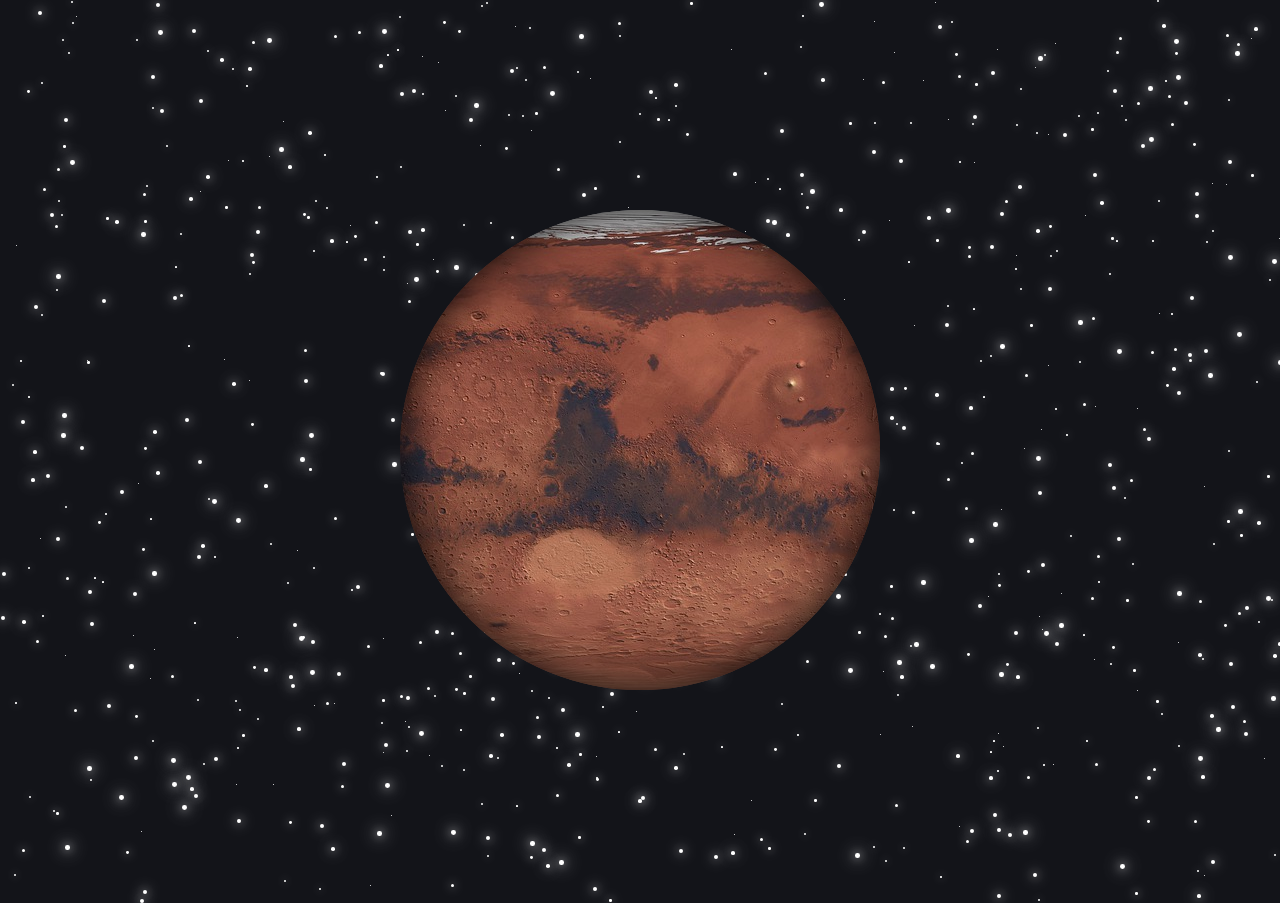
<file: index.html>
<!DOCTYPE html>
<html lang="en">
  <head>
    <meta charset="UTF-8" />
    <meta http-equiv="X-UA-Compatible" content="IE=edge" />
    <meta name="viewport" content="width=device-width, initial-scale=1.0" />
    <title>mshandilya.com</title>
    <link rel="stylesheet" href="style.css" />
    <style type="text/css">
      



    </style>
  </head>
  <body>



    <div class="container"></div>
    <div class="starlight"></div>

    <script src="stars.js"></script>
    <br>
    
    
    
  </body>
</html>
</file>
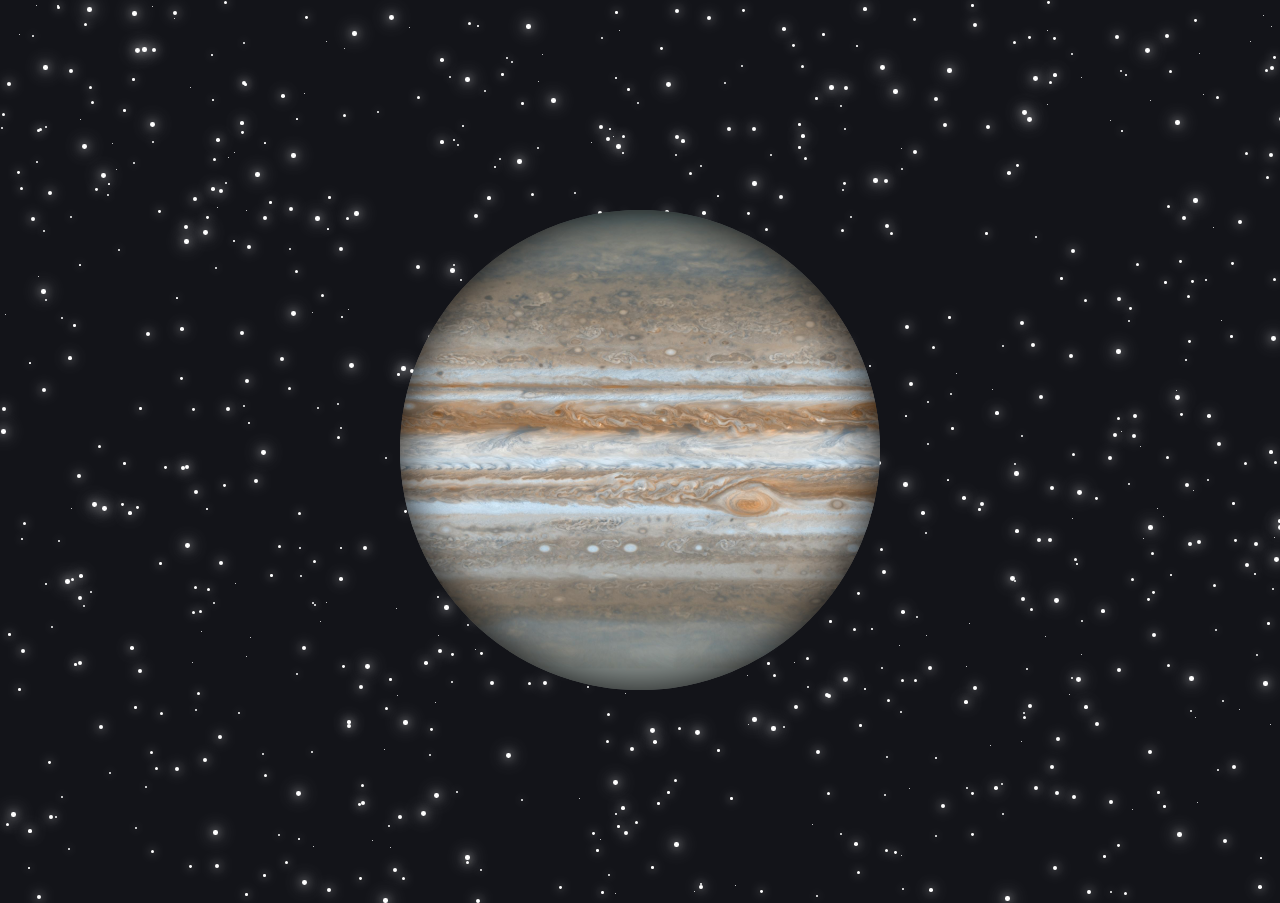
<file: jupiter.html>
<!DOCTYPE html>
<html lang="en">
  <head>
    <meta charset="UTF-8" />
    <meta http-equiv="X-UA-Compatible" content="IE=edge" />
    <meta name="viewport" content="width=device-width, initial-scale=1.0" />
    <title>mshandilya.com</title>
    <link rel="stylesheet" href="jupiter.css" />
    <style type="text/css">
      



    </style>
  </head>
  <body>



    <div class="container"></div>
    <div class="starlight"></div>

    <script src="stars.js"></script>
    <br>
    
    
    
  </body>
</html>
</file>
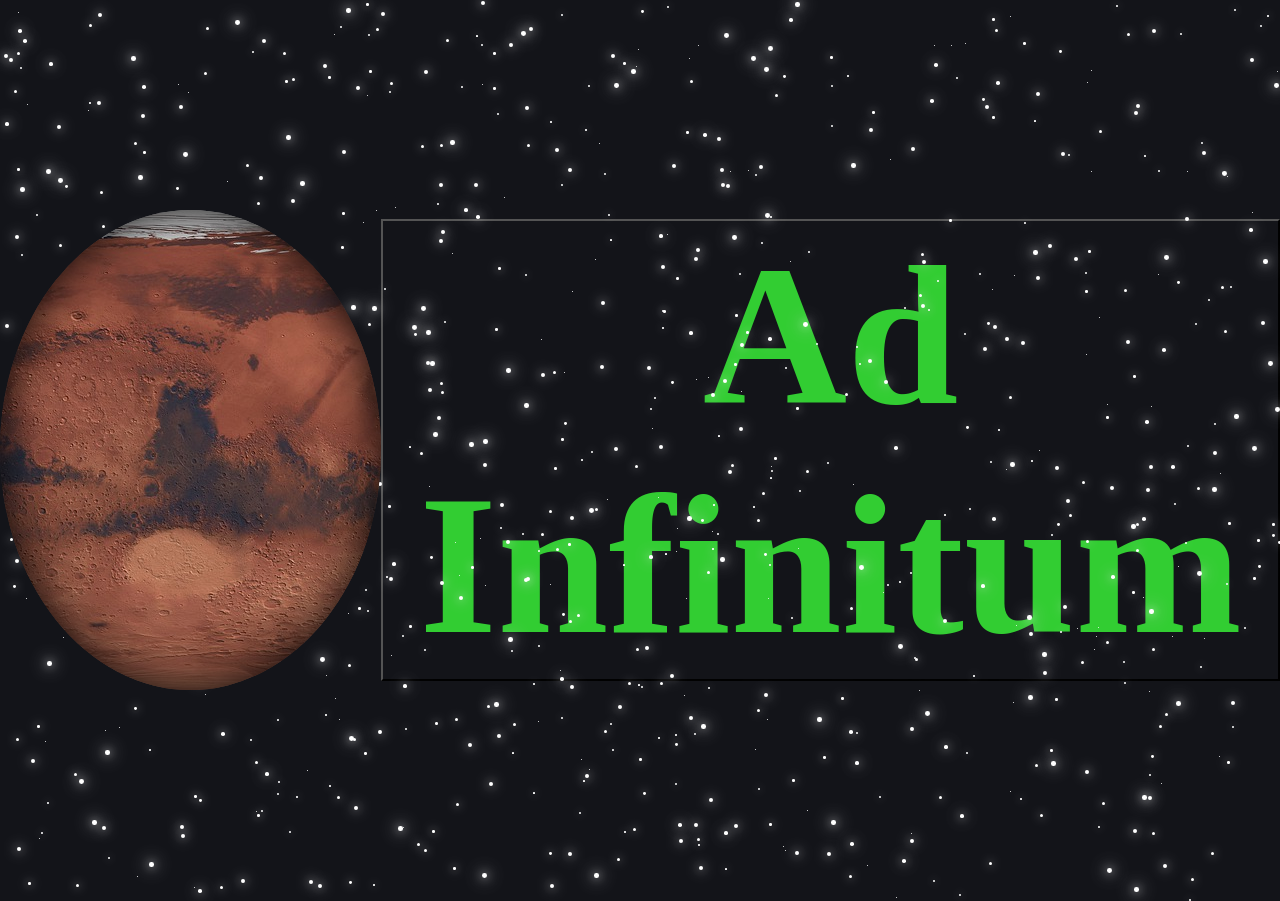
<file: mars.html>
<!DOCTYPE html>
<html lang="en">
  <head>
    <meta charset="UTF-8" />
    <meta http-equiv="X-UA-Compatible" content="IE=edge" />
    <meta name="viewport" content="width=device-width, initial-scale=1.0" />
    <title>mshandilya.com</title>
    <link rel="stylesheet" href="style.css" />
    <style type="text/css">
      



    </style>
  </head>
  <body>



    <div class="container"></div>
    <div class="starlight"></div>

    <script src="stars.js"></script>
    <br>
    
    <a href=""><button class="button button5" style="background-color: transparent; font-size: 100px;"><h1 style="color: limegreen; font-family: fantasy; ">Ad Infinitum</h1></button></a>
    
  </body>
</html>
</file>
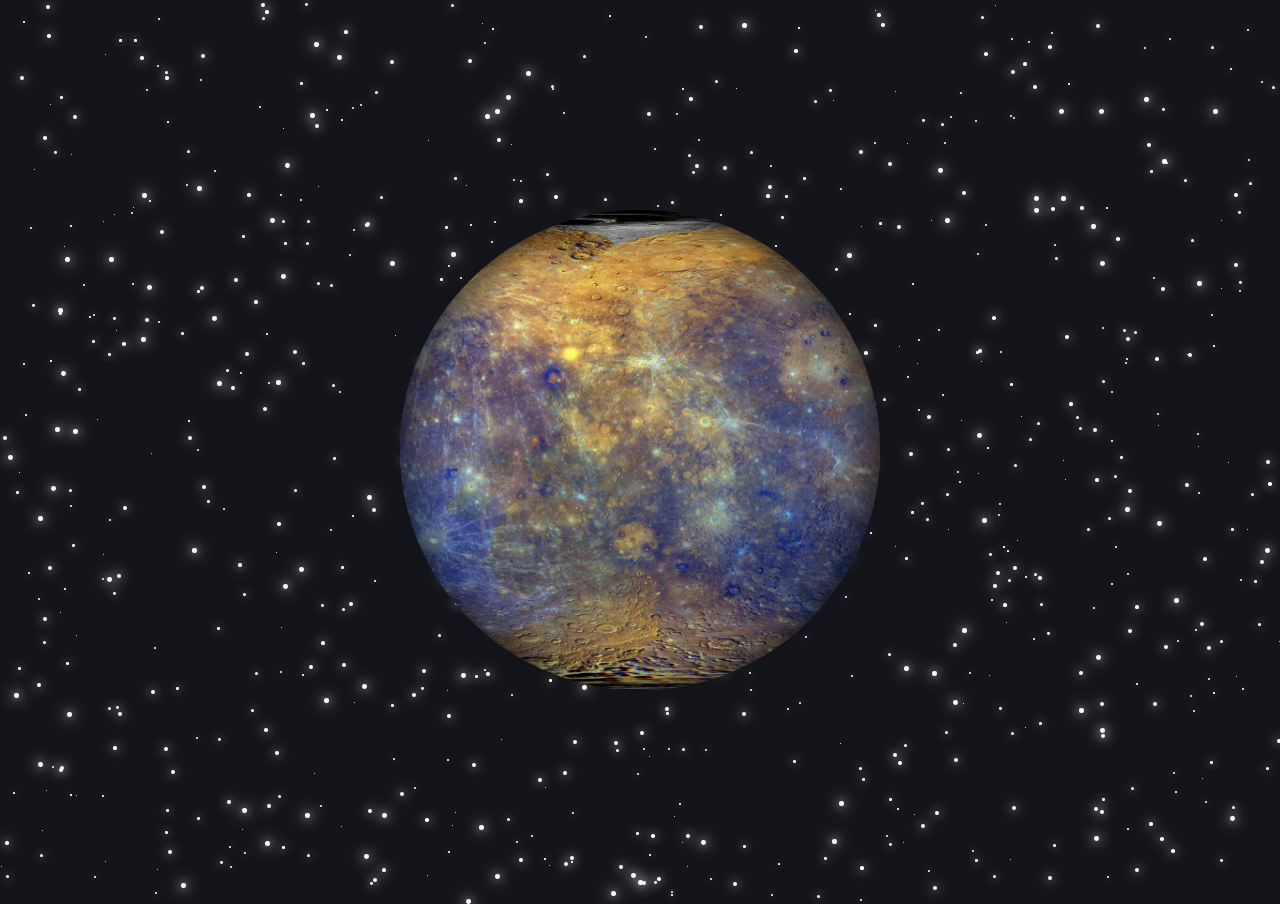
<file: mercury.html>
<!DOCTYPE html>
<html lang="en">
  <head>
    <meta charset="UTF-8" />
    <meta http-equiv="X-UA-Compatible" content="IE=edge" />
    <meta name="viewport" content="width=device-width, initial-scale=1.0" />
    <title>mshandilya.com</title>
    <link rel="stylesheet" href="mercury.css" />
    <style type="text/css">
      



    </style>
  </head>
  <body>



    <div class="container"></div>
    <div class="starlight"></div>

    <script src="stars.js"></script>
    <br>
    
    
    
  </body>
</html>
</file>
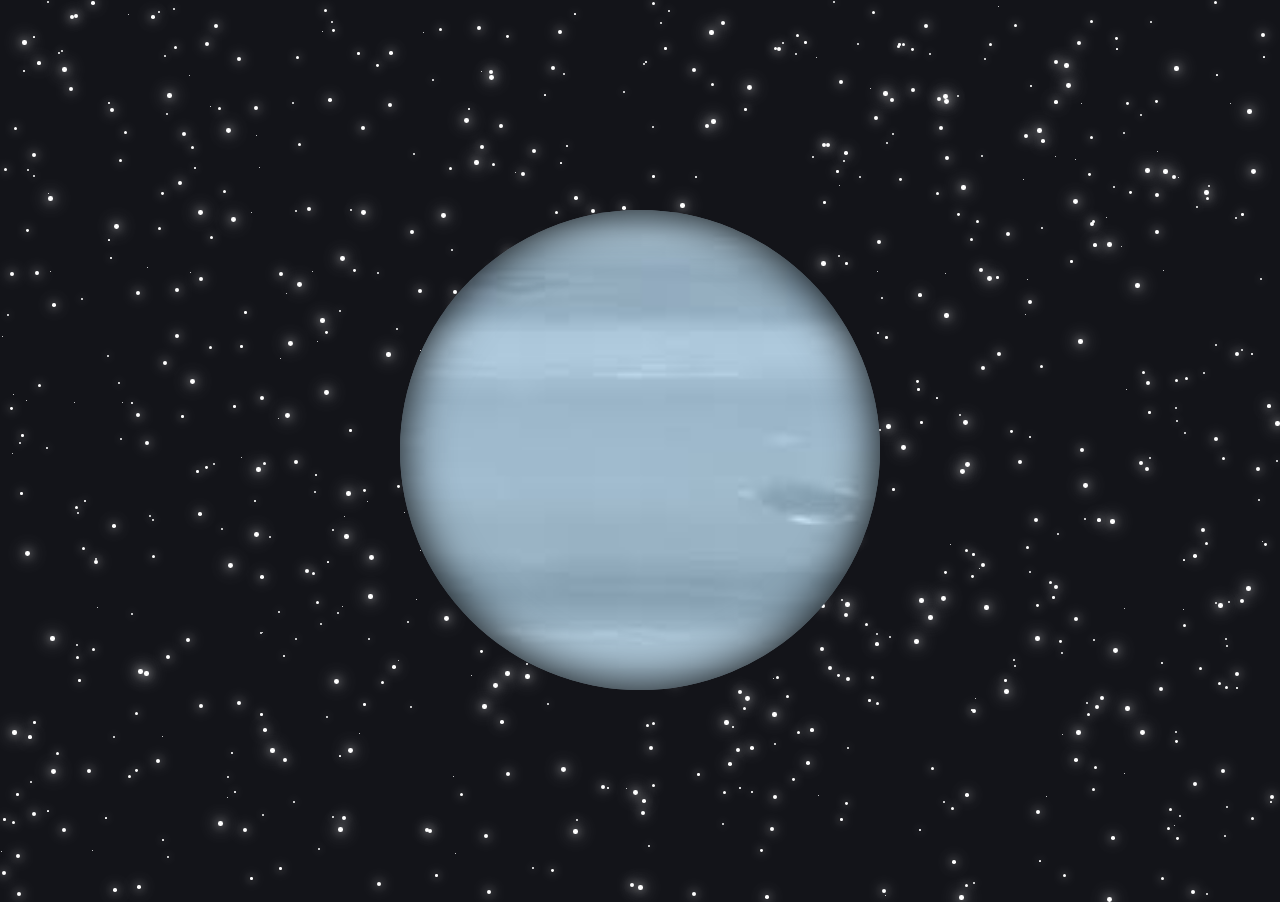
<file: neptune.html>
<!DOCTYPE html>
<html lang="en">
  <head>
    <meta charset="UTF-8" />
    <meta http-equiv="X-UA-Compatible" content="IE=edge" />
    <meta name="viewport" content="width=device-width, initial-scale=1.0" />
    <title>mshandilya.com</title>
    <link rel="stylesheet" href="neptune.css" />
    <style type="text/css">
      



    </style>
  </head>
  <body>



    <div class="container"></div>
    <div class="starlight"></div>

    <script src="stars.js"></script>
    <br>
    
    
    
  </body>
</html>
</file>
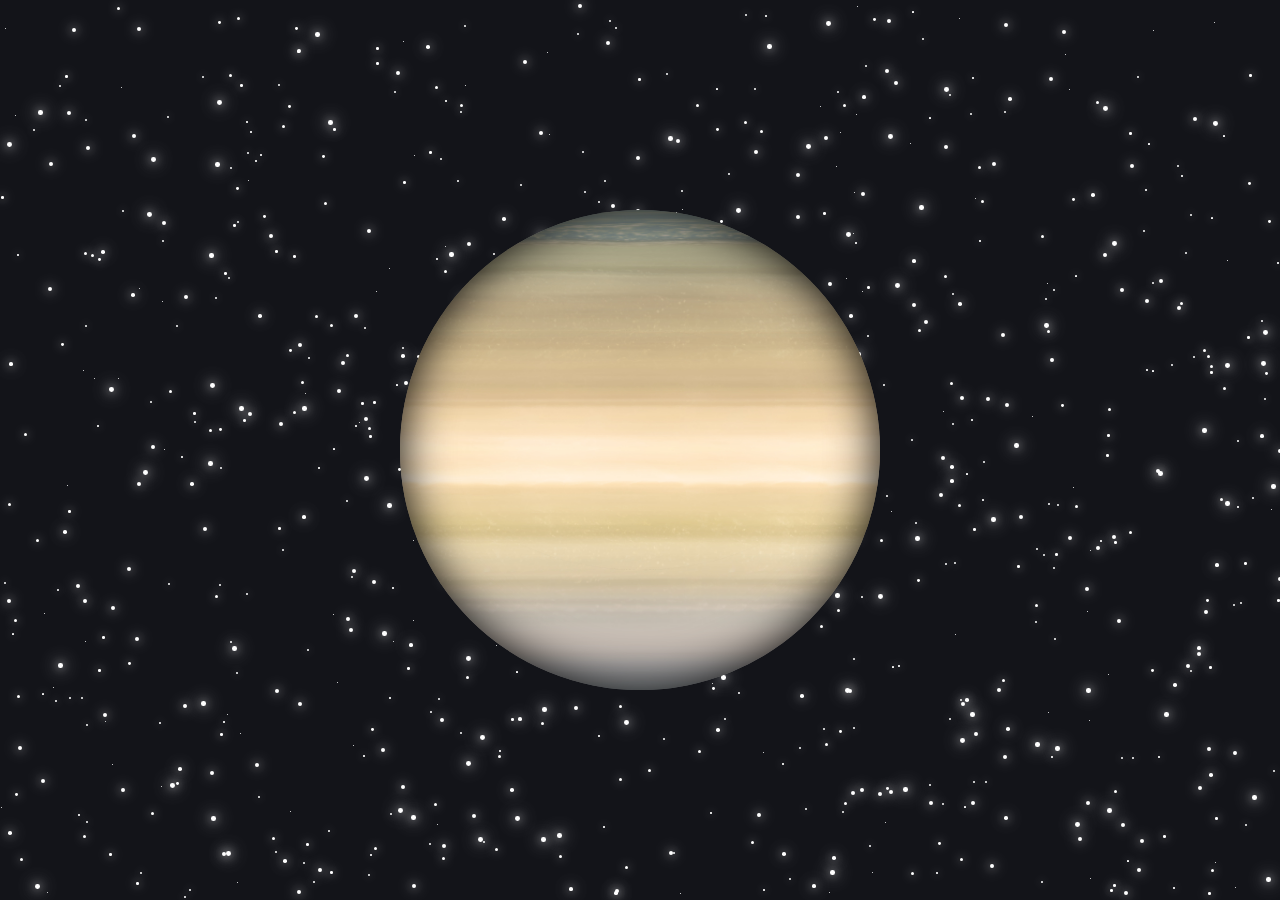
<file: saturn.html>
<!DOCTYPE html>
<html lang="en">
  <head>
    <meta charset="UTF-8" />
    <meta http-equiv="X-UA-Compatible" content="IE=edge" />
    <meta name="viewport" content="width=device-width, initial-scale=1.0" />
    <title>mshandilya.com</title>
    <link rel="stylesheet" href="saturn.css" />
    <style type="text/css">
      



    </style>
  </head>
  <body>



    <div class="container"></div>
    <div class="starlight"></div>

    <script src="stars.js"></script>
    <br>
    
    
    
  </body>
</html>
</file>
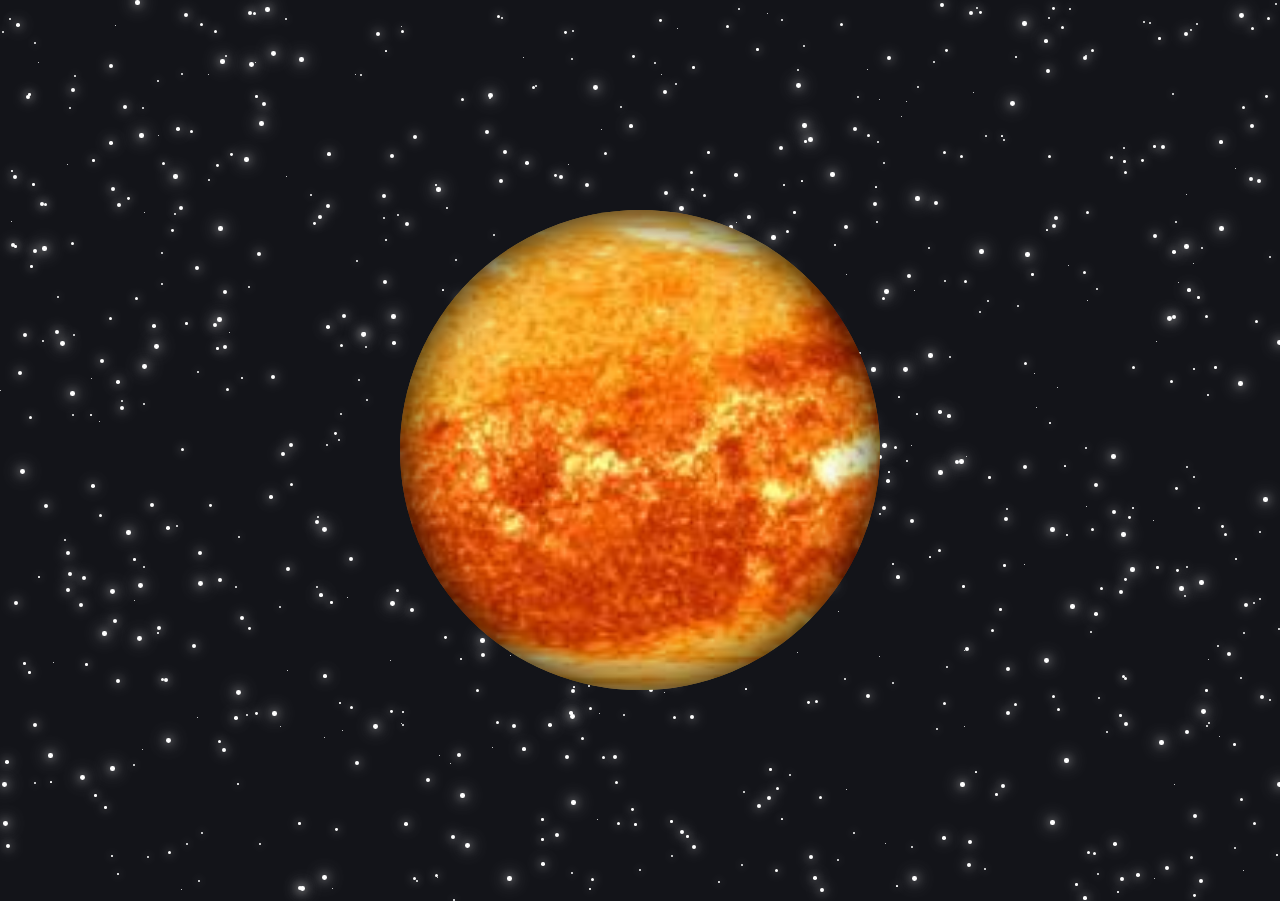
<file: sun.html>
<!DOCTYPE html>
<html lang="en">
  <head>
    <meta charset="UTF-8" />
    <meta http-equiv="X-UA-Compatible" content="IE=edge" />
    <meta name="viewport" content="width=device-width, initial-scale=1.0" />
    <title>mshandilya.com</title>
    <link rel="stylesheet" href="sun.css" />
    <style type="text/css">
      



    </style>
  </head>
  <body>



    <div class="container"></div>
    <div class="starlight"></div>

    <script src="stars.js"></script>
    <br>
    
    
    
  </body>
</html>
</file>
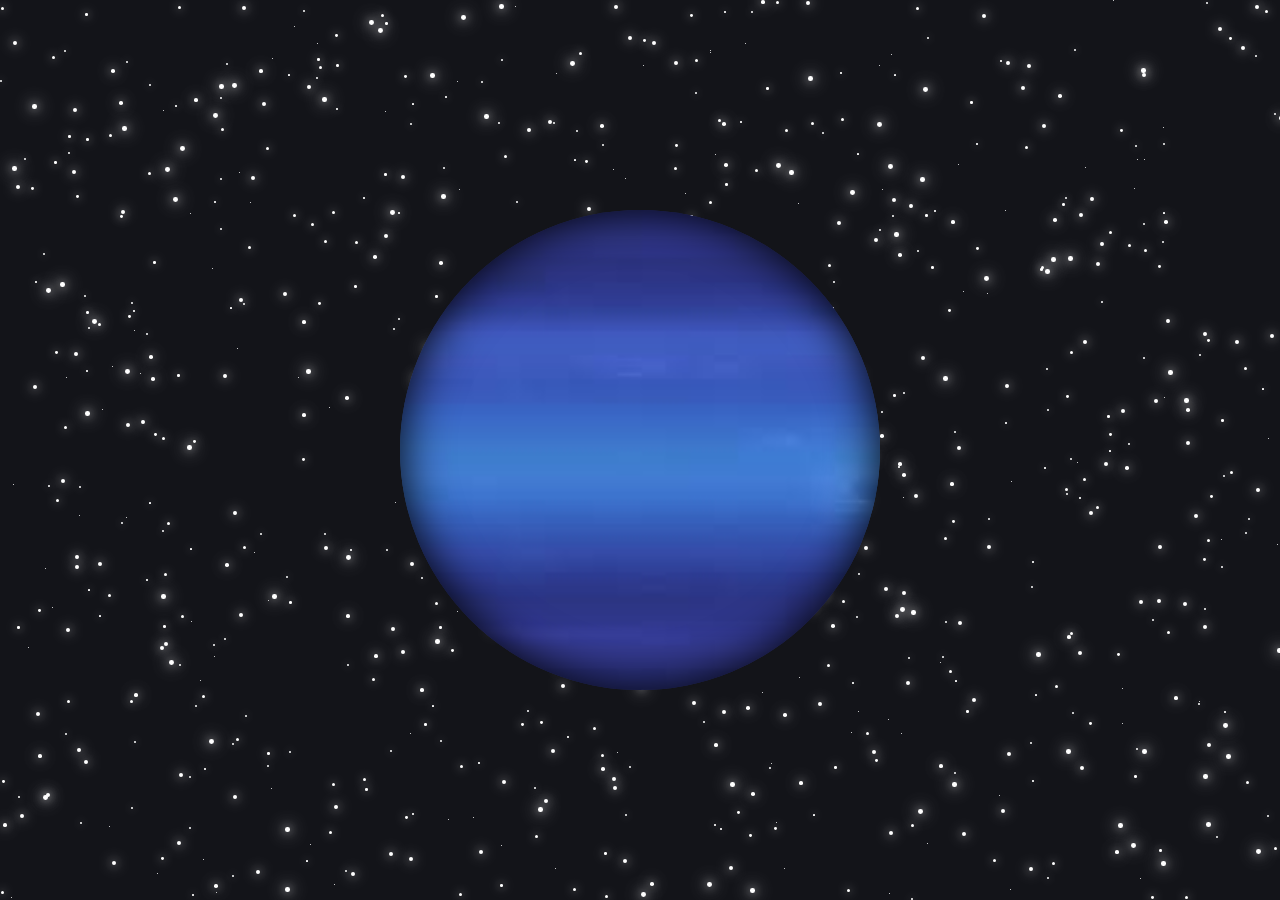
<file: uranus.html>
<!DOCTYPE html>
<html lang="en">
  <head>
    <meta charset="UTF-8" />
    <meta http-equiv="X-UA-Compatible" content="IE=edge" />
    <meta name="viewport" content="width=device-width, initial-scale=1.0" />
    <title>mshandilya.com</title>
    <link rel="stylesheet" href="uranus.css" />
    <style type="text/css">
      



    </style>
  </head>
  <body>



    <div class="container"></div>
    <div class="starlight"></div>

    <script src="stars.js"></script>
    <br>
    
    
    
  </body>
</html>
</file>
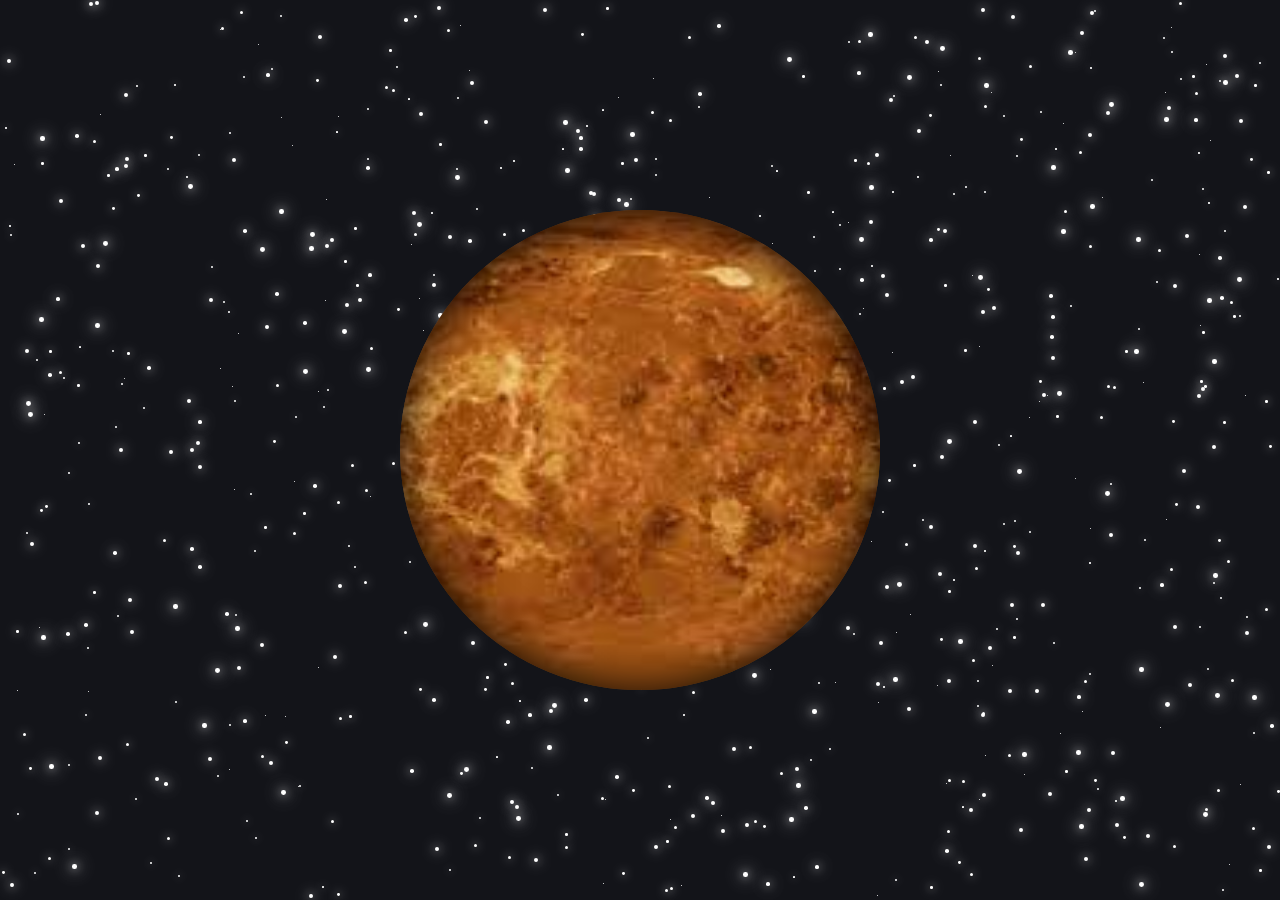
<file: venus.html>
<!DOCTYPE html>
<html lang="en">
  <head>
    <meta charset="UTF-8" />
    <meta http-equiv="X-UA-Compatible" content="IE=edge" />
    <meta name="viewport" content="width=device-width, initial-scale=1.0" />
    <title>mshandilya.com</title>
    <link rel="stylesheet" href="venus.css" />
    <style type="text/css">
      



    </style>
  </head>
  <body>



    <div class="container"></div>
    <div class="starlight"></div>

    <script src="stars.js"></script>
    <br>
    
    
    
  </body>
</html>
</file>
<file: style.css>
*{
    margin: 0;
    padding: 0;
}

body{
    display: flex;
    justify-content: center;
    align-items: center;
    min-height: 100vh;
    /* background: #f4faff; */
    background: #131419;

    overflow: hidden;
}

.container{
    width: 30em;
    height: 30em;
    position: relative;
    background: #0588e4 url(ark.jpg);
    background-size: cover;
    border-radius: 50%;
    box-shadow: inset 0 0 3em;
    transition: all .5s ease;
    animation: animate 12s linear infinite;
    z-index: 2;
}

@keyframes animate
{
    0%{
        background-position: 0 0 ;
    }

    100%{
        background-position:80em 0 ;
    }
}




.starlight i {
    position: absolute;
    background-color: white;
    border-radius: 50%;
    box-shadow: 0 0 10px white,
        0 0 20px white,
        0 0 30px white,
        0 0 40px white,
        0 0 50px white;

    animation: starsanimation 2s linear infinite;
}

@keyframes starsanimation {
    0% {
        opacity: 0;
    }

    10% {
        opacity: 1;
    }

    90% {
        opacity: 1;
    }

    100% {
        opacity: 0;
    }
}
</file>
<file: jupiter.css>
*{
    margin: 0;
    padding: 0;
}

body{
    display: flex;
    justify-content: center;
    align-items: center;
    min-height: 100vh;
    /* background: #f4faff; */
    background: #131419;

    overflow: hidden;
}

.container{
    width: 30em;
    height: 30em;
    position: relative;
    background: #0588e4 url(jupiter.jpeg);
    background-size: cover;
    border-radius: 50%;
    box-shadow: inset 0 0 3em;
    transition: all .5s ease;
    animation: animate 12s linear infinite;
    z-index: 2;
}

@keyframes animate
{
    0%{
        background-position: 0 0 ;
    }

    100%{
        background-position:80em 0 ;
    }
}




.starlight i {
    position: absolute;
    background-color: white;
    border-radius: 50%;
    box-shadow: 0 0 10px white,
        0 0 20px white,
        0 0 30px white,
        0 0 40px white,
        0 0 50px white;

    animation: starsanimation 2s linear infinite;
}

@keyframes starsanimation {
    0% {
        opacity: 0;
    }

    10% {
        opacity: 1;
    }

    90% {
        opacity: 1;
    }

    100% {
        opacity: 0;
    }
}
</file>
<file: mercury.css>
*{
    margin: 0;
    padding: 0;
}

body{
    display: flex;
    justify-content: center;
    align-items: center;
    min-height: 100vh;
    /* background: #f4faff; */
    background: #131419;

    overflow: hidden;
}

.container{
    width: 30em;
    height: 30em;
    position: relative;
    background: #0588e4 url(mercury.jpeg);
    background-size: cover;
    border-radius: 50%;
    box-shadow: inset 0 0 3em;
    transition: all .5s ease;
    animation: animate 12s linear infinite;
    z-index: 2;
}

@keyframes animate
{
    0%{
        background-position: 0 0 ;
    }

    100%{
        background-position:80em 0 ;
    }
}




.starlight i {
    position: absolute;
    background-color: white;
    border-radius: 50%;
    box-shadow: 0 0 10px white,
        0 0 20px white,
        0 0 30px white,
        0 0 40px white,
        0 0 50px white;

    animation: starsanimation 2s linear infinite;
}

@keyframes starsanimation {
    0% {
        opacity: 0;
    }

    10% {
        opacity: 1;
    }

    90% {
        opacity: 1;
    }

    100% {
        opacity: 0;
    }
}
</file>
<file: neptune.css>
*{
    margin: 0;
    padding: 0;
}

body{
    display: flex;
    justify-content: center;
    align-items: center;
    min-height: 100vh;
    /* background: #f4faff; */
    background: #131419;

    overflow: hidden;
}

.container{
    width: 30em;
    height: 30em;
    position: relative;
    background: #0588e4 url(neptune.jpeg);
    background-size: cover;
    border-radius: 50%;
    box-shadow: inset 0 0 3em;
    transition: all .5s ease;
    animation: animate 12s linear infinite;
    z-index: 2;
}

@keyframes animate
{
    0%{
        background-position: 0 0 ;
    }

    100%{
        background-position:80em 0 ;
    }
}




.starlight i {
    position: absolute;
    background-color: white;
    border-radius: 50%;
    box-shadow: 0 0 10px white,
        0 0 20px white,
        0 0 30px white,
        0 0 40px white,
        0 0 50px white;

    animation: starsanimation 2s linear infinite;
}

@keyframes starsanimation {
    0% {
        opacity: 0;
    }

    10% {
        opacity: 1;
    }

    90% {
        opacity: 1;
    }

    100% {
        opacity: 0;
    }
}
</file>
<file: saturn.css>
*{
    margin: 0;
    padding: 0;
}

body{
    display: flex;
    justify-content: center;
    align-items: center;
    min-height: 100vh;
    /* background: #f4faff; */
    background: #131419;

    overflow: hidden;
}

.container{
    width: 30em;
    height: 30em;
    position: relative;
    background: #0588e4 url(saturn.jpeg);
    background-size: cover;
    border-radius: 50%;
    box-shadow: inset 0 0 3em;
    transition: all .5s ease;
    animation: animate 12s linear infinite;
    z-index: 2;
}

@keyframes animate
{
    0%{
        background-position: 0 0 ;
    }

    100%{
        background-position:80em 0 ;
    }
}




.starlight i {
    position: absolute;
    background-color: white;
    border-radius: 50%;
    box-shadow: 0 0 10px white,
        0 0 20px white,
        0 0 30px white,
        0 0 40px white,
        0 0 50px white;

    animation: starsanimation 2s linear infinite;
}

@keyframes starsanimation {
    0% {
        opacity: 0;
    }

    10% {
        opacity: 1;
    }

    90% {
        opacity: 1;
    }

    100% {
        opacity: 0;
    }
}
</file>
<file: sun.css>
*{
    margin: 0;
    padding: 0;
}

body{
    display: flex;
    justify-content: center;
    align-items: center;
    min-height: 100vh;
    /* background: #f4faff; */
    background: #131419;

    overflow: hidden;
}

.container{
    width: 30em;
    height: 30em;
    position: relative;
    background: #0588e4 url(sun.jpeg);
    background-size: cover;
    border-radius: 50%;
    box-shadow: inset 0 0 3em;
    transition: all .5s ease;
    animation: animate 12s linear infinite;
    z-index: 2;
}

@keyframes animate
{
    0%{
        background-position: 0 0 ;
    }

    100%{
        background-position:80em 0 ;
    }
}




.starlight i {
    position: absolute;
    background-color: white;
    border-radius: 50%;
    box-shadow: 0 0 10px white,
        0 0 20px white,
        0 0 30px white,
        0 0 40px white,
        0 0 50px white;

    animation: starsanimation 2s linear infinite;
}

@keyframes starsanimation {
    0% {
        opacity: 0;
    }

    10% {
        opacity: 1;
    }

    90% {
        opacity: 1;
    }

    100% {
        opacity: 0;
    }
}
</file>
<file: uranus.css>
*{
    margin: 0;
    padding: 0;
}

body{
    display: flex;
    justify-content: center;
    align-items: center;
    min-height: 100vh;
    /* background: #f4faff; */
    background: #131419;

    overflow: hidden;
}

.container{
    width: 30em;
    height: 30em;
    position: relative;
    background: #0588e4 url(uranus.jpeg);
    background-size: cover;
    border-radius: 50%;
    box-shadow: inset 0 0 3em;
    transition: all .5s ease;
    animation: animate 12s linear infinite;
    z-index: 2;
}

@keyframes animate
{
    0%{
        background-position: 0 0 ;
    }

    100%{
        background-position:80em 0 ;
    }
}




.starlight i {
    position: absolute;
    background-color: white;
    border-radius: 50%;
    box-shadow: 0 0 10px white,
        0 0 20px white,
        0 0 30px white,
        0 0 40px white,
        0 0 50px white;

    animation: starsanimation 2s linear infinite;
}

@keyframes starsanimation {
    0% {
        opacity: 0;
    }

    10% {
        opacity: 1;
    }

    90% {
        opacity: 1;
    }

    100% {
        opacity: 0;
    }
}
</file>
<file: venus.css>
*{
    margin: 0;
    padding: 0;
}

body{
    display: flex;
    justify-content: center;
    align-items: center;
    min-height: 100vh;
    /* background: #f4faff; */
    background: #131419;

    overflow: hidden;
}

.container{
    width: 30em;
    height: 30em;
    position: relative;
    background: #0588e4 url(venus.jpeg);
    background-size: cover;
    border-radius: 50%;
    box-shadow: inset 0 0 3em;
    transition: all .5s ease;
    animation: animate 12s linear infinite;
    z-index: 2;
}

@keyframes animate
{
    0%{
        background-position: 0 0 ;
    }

    100%{
        background-position:80em 0 ;
    }
}




.starlight i {
    position: absolute;
    background-color: white;
    border-radius: 50%;
    box-shadow: 0 0 10px white,
        0 0 20px white,
        0 0 30px white,
        0 0 40px white,
        0 0 50px white;

    animation: starsanimation 2s linear infinite;
}

@keyframes starsanimation {
    0% {
        opacity: 0;
    }

    10% {
        opacity: 1;
    }

    90% {
        opacity: 1;
    }

    100% {
        opacity: 0;
    }
}
</file>
